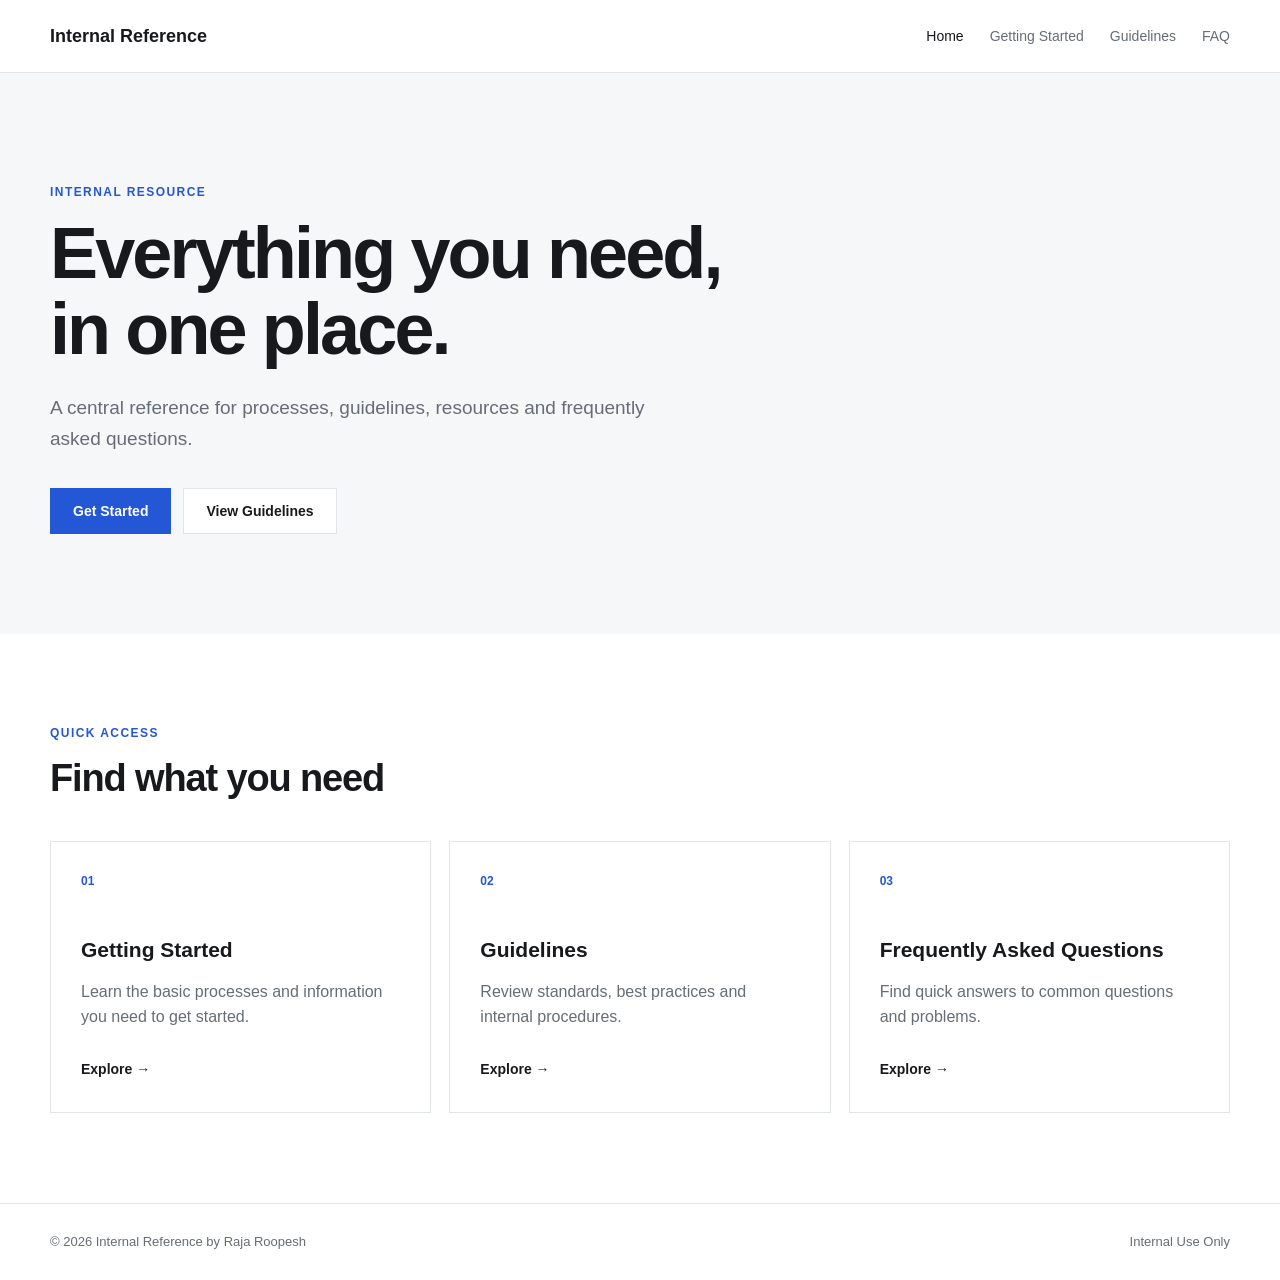
<file: index.html>
<!DOCTYPE html>
<html lang="en">
<head>
    <meta charset="UTF-8">
    <meta name="viewport" content="width=device-width, initial-scale=1.0">
 
    <title>Internal Reference</title>
 
    <link rel="stylesheet" href="assets/css/style.css">
</head>
 
<body>
 
<header class="site-header">
 
    <div class="container header-inner">
 
        <a href="index.html" class="logo">
            Internal Reference
        </a>
 
        <nav class="navigation" aria-label="Main navigation">
 
            <a href="index.html" class="active">
                Home
            </a>
 
            <a href="getting-started.html">
                Getting Started
            </a>
 
            <a href="guidelines.html">
                Guidelines
            </a>
 
            <a href="faq.html">
                FAQ
            </a>
 
        </nav>
 
    </div>
 
</header>
 
 
<main>
 
    <section class="hero">
 
        <div class="container">
 
            <p class="eyebrow">
                INTERNAL RESOURCE
            </p>
 
            <h1>
                Everything you need,
                in one place.
            </h1>
 
            <p class="hero-description">
                A central reference for processes, guidelines,
                resources and frequently asked questions.
            </p>
 
            <div class="hero-actions">
 
                <a href="getting-started.html" class="button primary">
                    Get Started
                </a>
 
                <a href="guidelines.html" class="button secondary">
                    View Guidelines
                </a>
 
            </div>
 
        </div>
 
    </section>
 
 
    <section class="section">
 
        <div class="container">
 
            <div class="section-heading">
 
                <p class="eyebrow">
                    QUICK ACCESS
                </p>
 
                <h2>
                    Find what you need
                </h2>
 
            </div>
 
 
            <div class="card-grid">
 
                <a href="getting-started.html" class="card">
 
                    <div class="card-icon">
                        01
                    </div>
 
                    <h3>
                        Getting Started
                    </h3>
 
                    <p>
                        Learn the basic processes and information
                        you need to get started.
                    </p>
 
                    <span class="card-link">
                        Explore →
                    </span>
 
                </a>
 
 
                <a href="guidelines.html" class="card">
 
                    <div class="card-icon">
                        02
                    </div>
 
                    <h3>
                        Guidelines
                    </h3>
 
                    <p>
                        Review standards, best practices and
                        internal procedures.
                    </p>
 
                    <span class="card-link">
                        Explore →
                    </span>
 
                </a>
 
 
                <a href="faq.html" class="card">
 
                    <div class="card-icon">
                        03
                    </div>
 
                    <h3>
                        Frequently Asked Questions
                    </h3>
 
                    <p>
                        Find quick answers to common questions
                        and problems.
                    </p>
 
                    <span class="card-link">
                        Explore →
                    </span>
 
                </a>
 
            </div>
 
        </div>
 
    </section>
 
</main>
 
 
<footer class="site-footer">
 
    <div class="container footer-inner">
 
        <span>
            © 2026 Internal Reference by Raja Roopesh 
        </span>
 
        <span>
            Internal Use Only
        </span>
 
    </div>
 
</footer>
 
 
<script src="assets/js/main.js"></script>
 
</body>
</html>
</file>
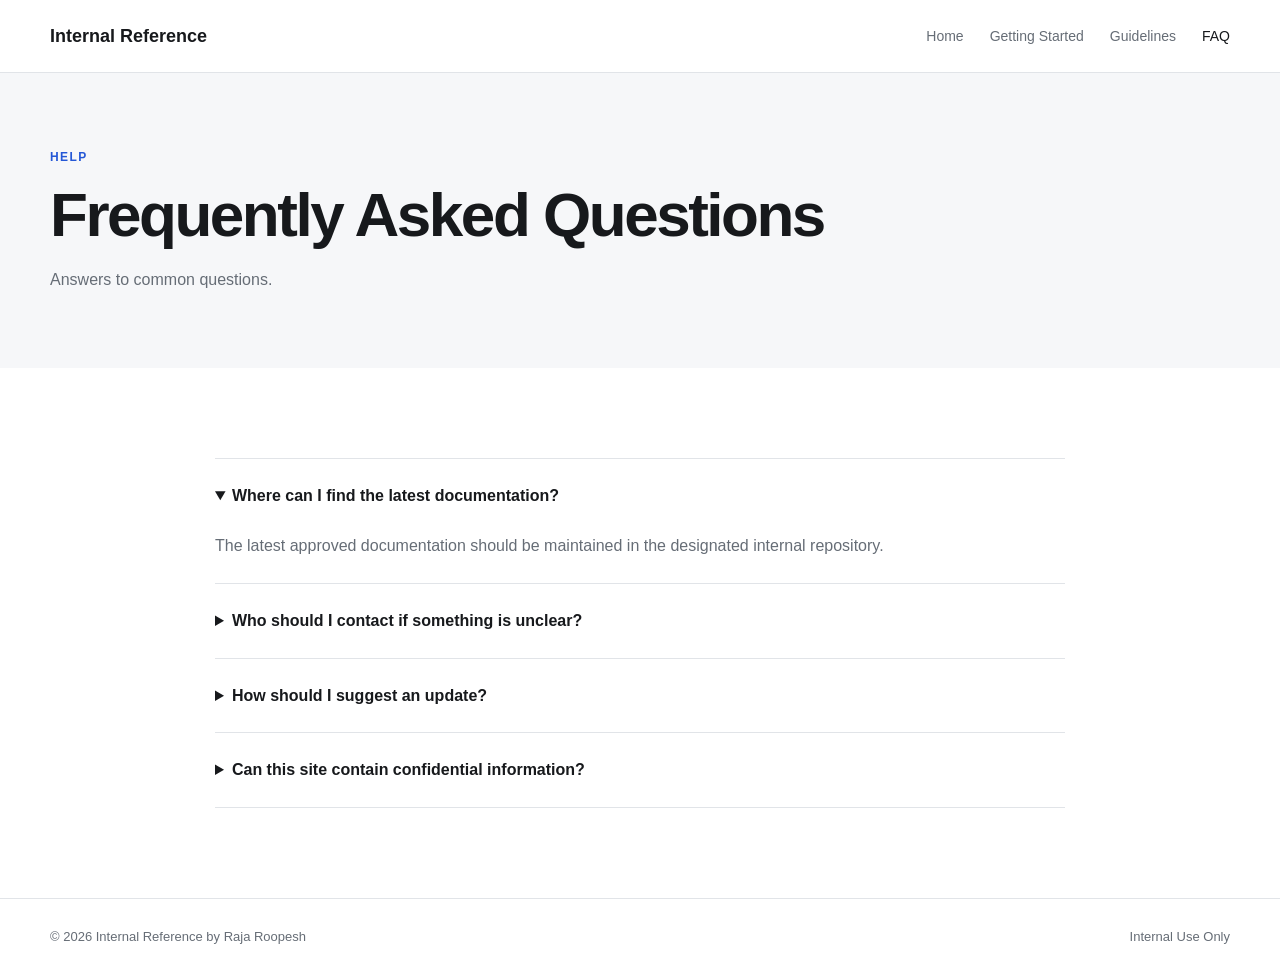
<file: faq.html>
<!DOCTYPE html>
<html lang="en">
 
<head>
 
    <meta charset="UTF-8">
 
    <meta
        name="viewport"
        content="width=device-width, initial-scale=1.0"
    >
 
    <title>FAQ | Internal Reference</title>
 
    <link rel="stylesheet" href="assets/css/style.css">
 
</head>
 
 
<body>
 
<header class="site-header">
 
    <div class="container header-inner">
 
        <a href="index.html" class="logo">
            Internal Reference
        </a>
 
        <nav class="navigation">
 
            <a href="index.html">
                Home
            </a>
 
            <a href="getting-started.html">
                Getting Started
            </a>
 
            <a href="guidelines.html">
                Guidelines
            </a>
 
            <a href="faq.html" class="active">
                FAQ
            </a>
 
        </nav>
 
    </div>
 
</header>
 
 
<main>
 
    <section class="page-header">
 
        <div class="container">
 
            <p class="eyebrow">
                HELP
            </p>
 
            <h1>
                Frequently Asked Questions
            </h1>
 
            <p>
                Answers to common questions.
            </p>
 
        </div>
 
    </section>
 
 
    <section class="section">
 
        <div class="container faq-list">
 
            <details open>
 
                <summary>
                    Where can I find the latest documentation?
                </summary>
 
                <p>
                    The latest approved documentation should be
                    maintained in the designated internal repository.
                </p>
 
            </details>
 
 
            <details>
 
                <summary>
                    Who should I contact if something is unclear?
                </summary>
 
                <p>
                    Contact the owner or team responsible for the
                    relevant process.
                </p>
 
            </details>
 
 
            <details>
 
                <summary>
                    How should I suggest an update?
                </summary>
 
                <p>
                    Create a change through the team's normal review
                    and approval process.
                </p>
 
            </details>
 
 
            <details>
 
                <summary>
                    Can this site contain confidential information?
                </summary>
 
                <p>
                    Only information approved for this internal
                    environment should be published here.
                </p>
 
            </details>
 
        </div>
 
    </section>
 
</main>
 
 
<footer class="site-footer">
 
    <div class="container footer-inner">
 
        <span>
            © 2026 Internal Reference by Raja Roopesh
        </span>
 
        <span>
            Internal Use Only 
        </span>
 
    </div>
 
</footer>
 
<script src="assets/js/main.js"></script>
 
</body>
</html>
</file>
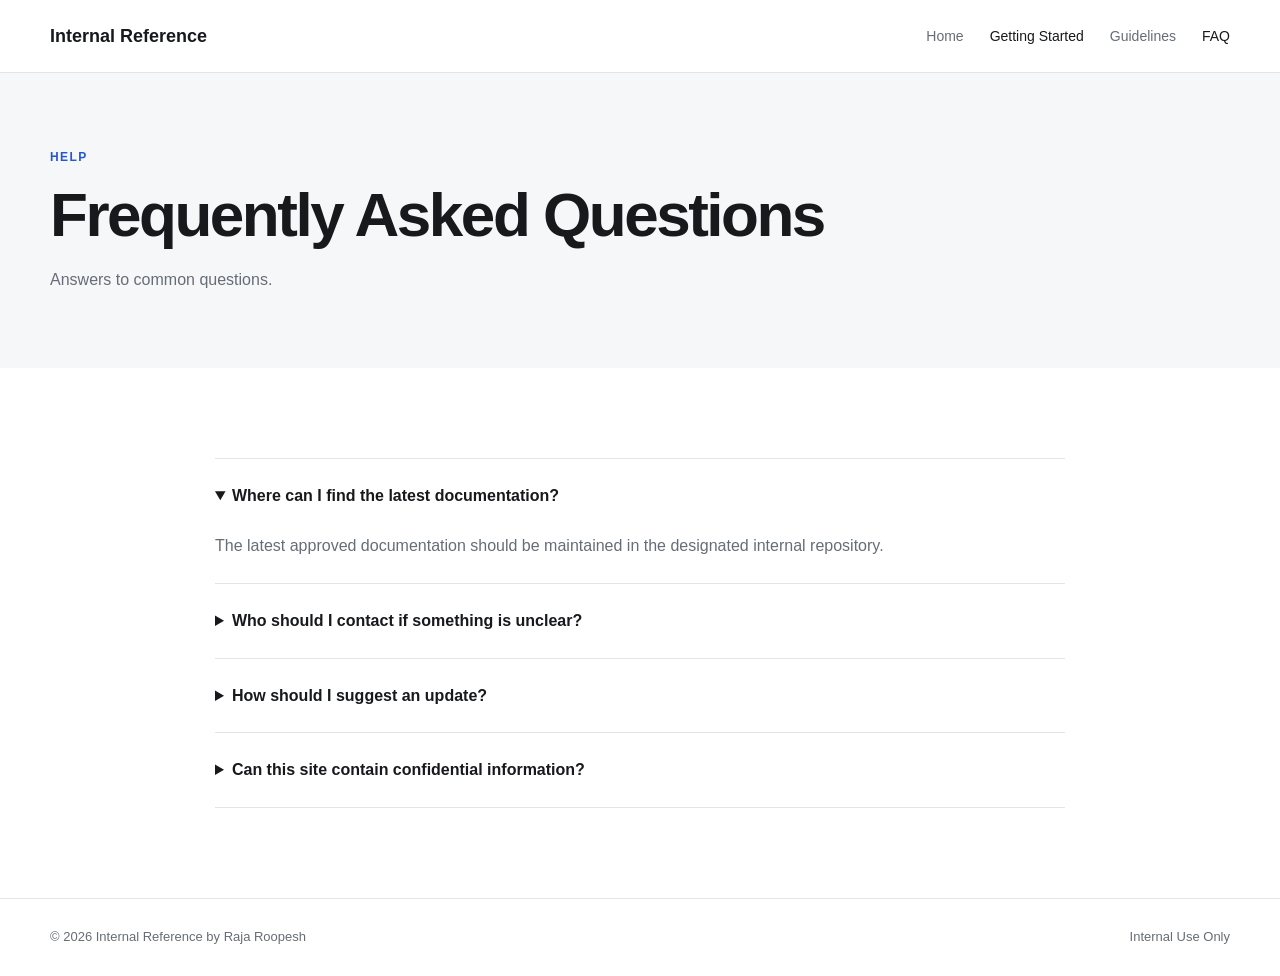
<file: getting-started.html>
<!DOCTYPE html>
<html lang="en">
 
<head>
 
    <meta charset="UTF-8">
 
    <meta
        name="viewport"
        content="width=device-width, initial-scale=1.0"
    >
 
    <title>FAQ | Internal Reference</title>
 
    <link rel="stylesheet" href="assets/css/style.css">
 
</head>
 
 
<body>
 
<header class="site-header">
 
    <div class="container header-inner">
 
        <a href="index.html" class="logo">
            Internal Reference
        </a>
 
        <nav class="navigation">
 
            <a href="index.html">
                Home
            </a>
 
            <a href="getting-started.html">
                Getting Started
            </a>
 
            <a href="guidelines.html">
                Guidelines
            </a>
 
            <a href="faq.html" class="active">
                FAQ
            </a>
 
        </nav>
 
    </div>
 
</header>
 
 
<main>
 
    <section class="page-header">
 
        <div class="container">
 
            <p class="eyebrow">
                HELP
            </p>
 
            <h1>
                Frequently Asked Questions
            </h1>
 
            <p>
                Answers to common questions.
            </p>
 
        </div>
 
    </section>
 
 
    <section class="section">
 
        <div class="container faq-list">
 
            <details open>
 
                <summary>
                    Where can I find the latest documentation?
                </summary>
 
                <p>
                    The latest approved documentation should be
                    maintained in the designated internal repository.
                </p>
 
            </details>
 
 
            <details>
 
                <summary>
                    Who should I contact if something is unclear?
                </summary>
 
                <p>
                    Contact the owner or team responsible for the
                    relevant process.
                </p>
 
            </details>
 
 
            <details>
 
                <summary>
                    How should I suggest an update?
                </summary>
 
                <p>
                    Create a change through the team's normal review
                    and approval process.
                </p>
 
            </details>
 
 
            <details>
 
                <summary>
                    Can this site contain confidential information?
                </summary>
 
                <p>
                    Only information approved for this internal
                    environment should be published here.
                </p>
 
            </details>
 
        </div>
 
    </section>
 
</main>
 
 
<footer class="site-footer">
 
    <div class="container footer-inner">
 
        <span>
            © 2026 Internal Reference by Raja Roopesh
        </span>
 
        <span>
            Internal Use Only
        </span>
 
    </div>
 
</footer>
 
<script src="assets/js/main.js"></script>
 
</body>
</html>
</file>
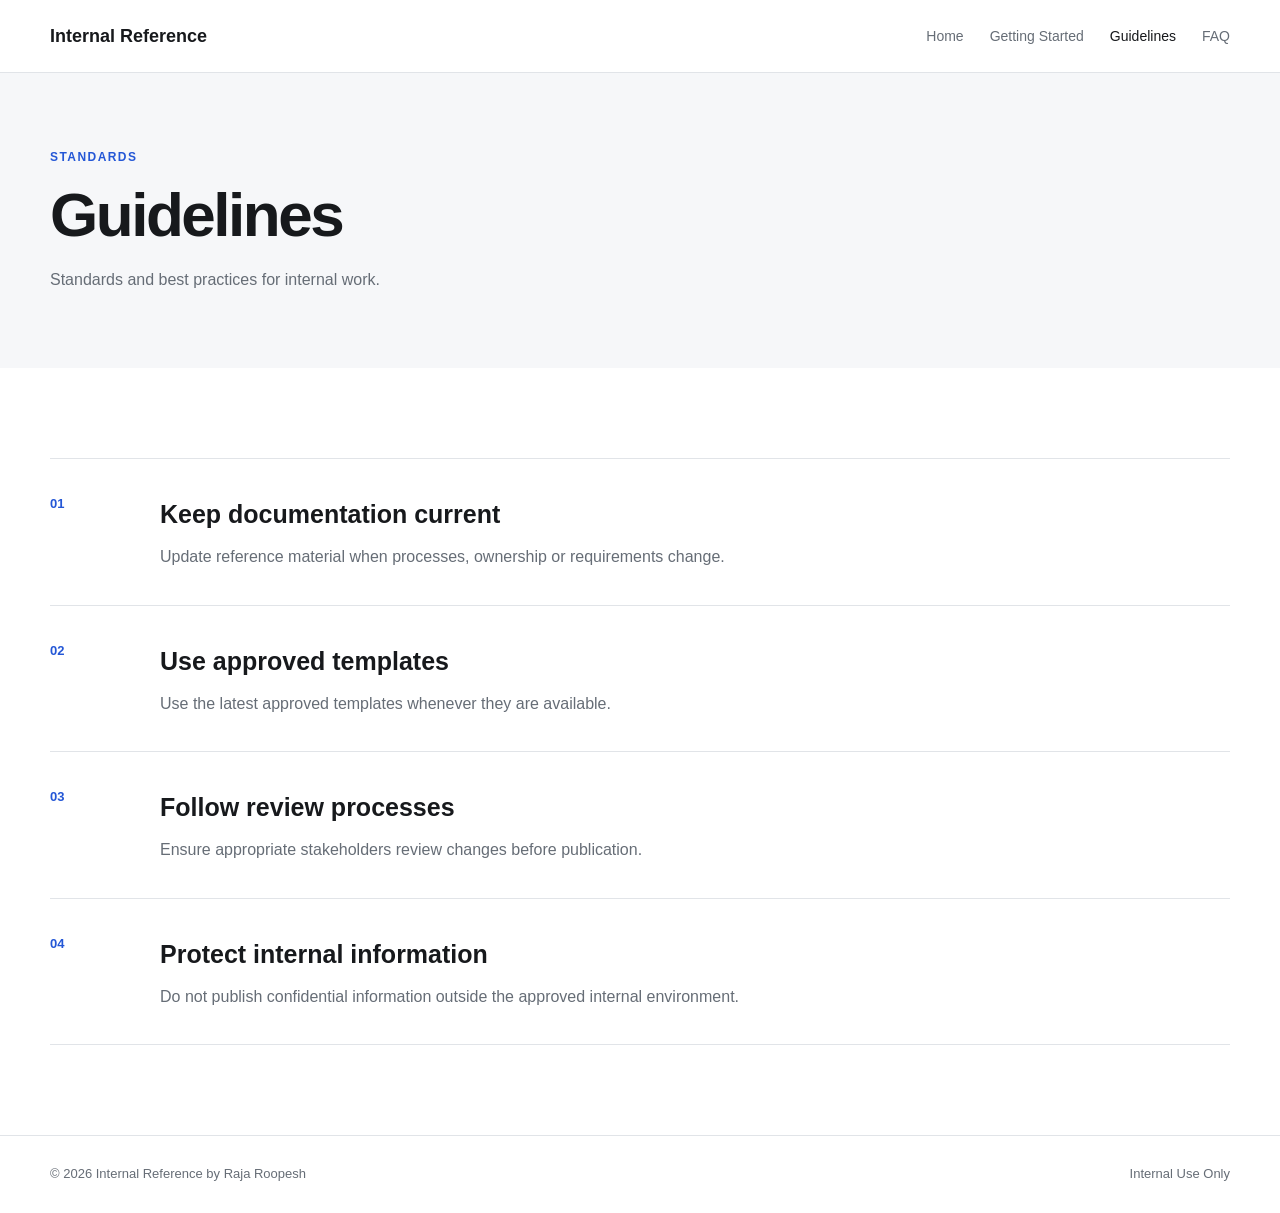
<file: guidelines.html>
<!DOCTYPE html>
<html lang="en">
 
<head>
 
    <meta charset="UTF-8">
 
    <meta
        name="viewport"
        content="width=device-width, initial-scale=1.0"
    >
 
    <title>Guidelines | Internal Reference</title>
 
    <link rel="stylesheet" href="assets/css/style.css">
 
</head>
 
 
<body>
 
<header class="site-header">
 
    <div class="container header-inner">
 
        <a href="index.html" class="logo">
            Internal Reference
        </a>
 
        <nav class="navigation">
 
            <a href="index.html">
                Home
            </a>
 
            <a href="getting-started.html">
                Getting Started
            </a>
 
            <a href="guidelines.html" class="active">
                Guidelines
            </a>
 
            <a href="faq.html">
                FAQ
            </a>
 
        </nav>
 
    </div>
 
</header>
 
 
<main>
 
    <section class="page-header">
 
        <div class="container">
 
            <p class="eyebrow">
                STANDARDS
            </p>
 
            <h1>
                Guidelines
            </h1>
 
            <p>
                Standards and best practices for internal work.
            </p>
 
        </div>
 
    </section>
 
 
    <section class="section">
 
        <div class="container">
 
            <div class="guideline-list">
 
                <article class="guideline">
 
                    <span class="number">
                        01
                    </span>
 
                    <div>
 
                        <h2>
                            Keep documentation current
                        </h2>
 
                        <p>
                            Update reference material when processes,
                            ownership or requirements change.
                        </p>
 
                    </div>
 
                </article>
 
 
                <article class="guideline">
 
                    <span class="number">
                        02
                    </span>
 
                    <div>
 
                        <h2>
                            Use approved templates
                        </h2>
 
                        <p>
                            Use the latest approved templates whenever
                            they are available.
                        </p>
 
                    </div>
 
                </article>
 
 
                <article class="guideline">
 
                    <span class="number">
                        03
                    </span>
 
                    <div>
 
                        <h2>
                            Follow review processes
                        </h2>
 
                        <p>
                            Ensure appropriate stakeholders review
                            changes before publication.
                        </p>
 
                    </div>
 
                </article>
 
 
                <article class="guideline">
 
                    <span class="number">
                        04
                    </span>
 
                    <div>
 
                        <h2>
                            Protect internal information
                        </h2>
 
                        <p>
                            Do not publish confidential information
                            outside the approved internal environment.
                        </p>
 
                    </div>
 
                </article>
 
            </div>
 
        </div>
 
    </section>
 
</main>
 
 
<footer class="site-footer">
 
    <div class="container footer-inner">
 
        <span>
            © 2026 Internal Reference by Raja Roopesh
        </span>
 
        <span>
            Internal Use Only
        </span>
 
    </div>
 
</footer>
 
<script src="assets/js/main.js"></script>
 
</body>
</html>
</file>
<file: assets/css/style.css>
:root {
    --background: #ffffff;
    --surface: #f6f7f9;
    --text: #17191c;
    --muted: #666d76;
    --border: #e1e4e8;
    --accent: #2457d6;
    --max-width: 1180px;
}
 
* {
    box-sizing: border-box;
}
 
html {
    scroll-behavior: smooth;
}
 
body {
    margin: 0;
    font-family: Arial, Helvetica, sans-serif;
    color: var(--text);
    background: var(--background);
    line-height: 1.6;
}
 
a {
    color: inherit;
    text-decoration: none;
}
 
.container {
    width: min(
        calc(100% - 40px),
        var(--max-width)
    );
 
    margin-inline: auto;
}
 
 
/* Header */
 
.site-header {
    border-bottom: 1px solid var(--border);
    background: #fff;
}
 
.header-inner {
    min-height: 72px;
 
    display: flex;
    align-items: center;
    justify-content: space-between;
 
    gap: 30px;
}
 
.logo {
    font-size: 18px;
    font-weight: 700;
}
 
.navigation {
    display: flex;
    align-items: center;
    gap: 26px;
}
 
.navigation a {
    padding: 8px 0;
 
    color: var(--muted);
    font-size: 14px;
}
 
.navigation a:hover,
.navigation a.active {
    color: var(--text);
}
 
 
/* Hero */
 
.hero {
    padding: 110px 0 100px;
    background: var(--surface);
}
 
.eyebrow {
    margin: 0 0 14px;
 
    font-size: 12px;
    font-weight: 700;
    letter-spacing: 0.12em;
 
    color: var(--accent);
}
 
.hero h1 {
    max-width: 720px;
 
    margin: 0;
 
    font-size: clamp(42px, 6vw, 72px);
    line-height: 1.05;
    letter-spacing: -0.04em;
}
 
.hero-description {
    max-width: 620px;
 
    margin: 26px 0 0;
 
    color: var(--muted);
    font-size: 19px;
}
 
.hero-actions {
    display: flex;
    gap: 12px;
 
    margin-top: 34px;
}
 
 
/* Buttons */
 
.button {
    display: inline-flex;
 
    align-items: center;
    justify-content: center;
 
    min-height: 46px;
    padding: 0 22px;
 
    border: 1px solid var(--border);
 
    font-size: 14px;
    font-weight: 700;
}
 
.button.primary {
    background: var(--accent);
    border-color: var(--accent);
    color: white;
}
 
.button.secondary {
    background: white;
}
 
 
/* Sections */
 
.section {
    padding: 90px 0;
}
 
.section-heading {
    margin-bottom: 40px;
}
 
.section-heading h2 {
    margin: 0;
 
    font-size: 38px;
    line-height: 1.15;
    letter-spacing: -0.03em;
}
 
 
/* Cards */
 
.card-grid {
    display: grid;
 
    grid-template-columns:
        repeat(3, minmax(0, 1fr));
 
    gap: 18px;
}
 
.card {
    padding: 30px;
 
    border: 1px solid var(--border);
 
    transition:
        transform 160ms ease,
        box-shadow 160ms ease;
}
 
.card:hover {
    transform: translateY(-3px);
 
    box-shadow:
        0 12px 30px rgba(0, 0, 0, 0.07);
}
 
.card-icon {
    margin-bottom: 42px;
 
    font-size: 12px;
    font-weight: 700;
 
    color: var(--accent);
}
 
.card h3 {
    margin: 0 0 12px;
 
    font-size: 21px;
}
 
.card p {
    margin: 0;
 
    color: var(--muted);
}
 
.card-link {
    display: inline-block;
 
    margin-top: 28px;
 
    font-size: 14px;
    font-weight: 700;
}
 
 
/* Page header */
 
.page-header {
    padding: 75px 0;
 
    background: var(--surface);
}
 
.page-header h1 {
    margin: 0;
 
    font-size: clamp(40px, 5vw, 62px);
    line-height: 1.1;
    letter-spacing: -0.04em;
}
 
.page-header p:last-child {
    max-width: 600px;
 
    margin: 18px 0 0;
 
    color: var(--muted);
}
 
 
/* Content */
 
.content-layout {
    display: grid;
 
    grid-template-columns:
        minmax(0, 1fr) 260px;
 
    gap: 80px;
}
 
.content {
    max-width: 720px;
}
 
.content h2 {
    font-size: 32px;
}
 
.content h3 {
    margin-top: 40px;
 
    font-size: 21px;
}
 
.content p {
    color: var(--muted);
}
 
.sidebar {
    align-self: start;
 
    position: sticky;
    top: 25px;
 
    border-left: 1px solid var(--border);
 
    padding-left: 24px;
}
 
.sidebar h3 {
    margin-top: 0;
    font-size: 14px;
}
 
.sidebar a {
    display: block;
 
    margin: 12px 0;
 
    color: var(--muted);
    font-size: 14px;
}
 
 
/* Notice */
 
.notice {
    margin-top: 40px;
    padding: 22px;
 
    background: var(--surface);
 
    border-left: 3px solid var(--accent);
}
 
.notice p {
    margin-bottom: 0;
}
 
 
/* Guidelines */
 
.guideline-list {
    border-top: 1px solid var(--border);
}
 
.guideline {
    display: grid;
 
    grid-template-columns: 80px 1fr;
 
    gap: 30px;
 
    padding: 35px 0;
 
    border-bottom: 1px solid var(--border);
}
 
.guideline .number {
    color: var(--accent);
    font-size: 13px;
    font-weight: 700;
}
 
.guideline h2 {
    margin: 0 0 10px;
 
    font-size: 25px;
}
 
.guideline p {
    margin: 0;
 
    color: var(--muted);
}
 
 
/* FAQ */
 
.faq-list {
    max-width: 850px;
}
 
details {
    border-top: 1px solid var(--border);
}
 
details:last-child {
    border-bottom: 1px solid var(--border);
}
 
summary {
    cursor: pointer;
 
    padding: 24px 0;
 
    font-weight: 700;
}
 
details p {
    max-width: 700px;
 
    margin: 0 0 25px;
 
    color: var(--muted);
}
 
 
/* Footer */
 
.site-footer {
    border-top: 1px solid var(--border);
 
    padding: 28px 0;
 
    color: var(--muted);
 
    font-size: 13px;
}
 
.footer-inner {
    display: flex;
 
    justify-content: space-between;
 
    gap: 20px;
}
 
 
/* Responsive */
 
@media (max-width: 800px) {
 
    .header-inner {
        align-items: flex-start;
 
        padding: 18px 0;
 
        flex-direction: column;
    }
 
    .navigation {
        width: 100%;
 
        overflow-x: auto;
 
        gap: 20px;
    }
 
    .hero {
        padding: 75px 0;
    }
 
    .card-grid {
        grid-template-columns: 1fr;
    }
 
    .content-layout {
        grid-template-columns: 1fr;
 
        gap: 40px;
    }
 
    .sidebar {
        position: static;
    }
 
    .guideline {
        grid-template-columns: 50px 1fr;
 
        gap: 15px;
    }
 
    .footer-inner {
        flex-direction: column;
    }
 
}
 
@media (max-width: 500px) {
 
    .container {
        width: min(
            calc(100% - 28px),
            var(--max-width)
        );
    }
 
    .hero-actions {
        flex-direction: column;
    }
 
    .button {
        width: 100%;
    }
 
}
</file>
